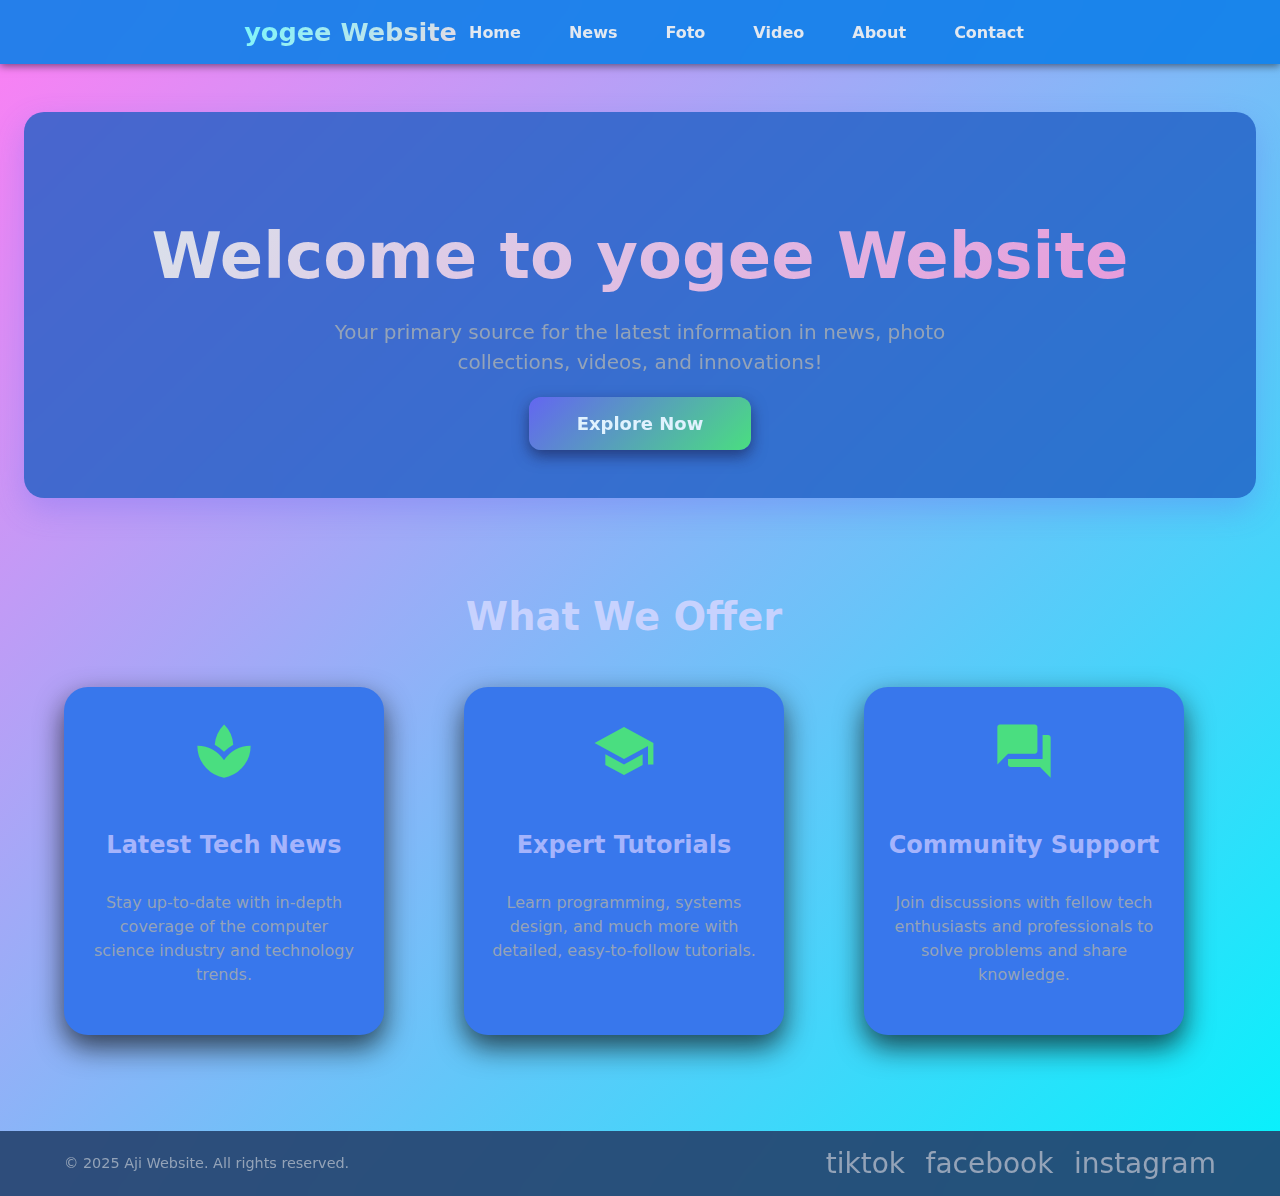
<file: index.html>
<!DOCTYPE html>
<html>
<head>
  <title>yogee website - Home</title>
  <link href="https://fonts.googleapis.com/icon?family=Material+Icons" rel="stylesheet" />
  <link rel="stylesheet" href="tugas 3.css" />
</head>
<body>
  <header role="banner" class="header">
    <div class="container header-container">
      <a href="tugas 3.html" class="brand" aria-label="Ima homepage">yogee Website</a>
      <nav role="navigation" aria-label="Primary navigation" class="nav">
        <a href="tugas 3.html" class="nav-link" tabindex="0">Home</a>
        <a href="news.html" class="nav-link" tabindex="0">News</a>
        <a href="latihan2 css (2459201103).html" class="nav-link" tabindex="0">Foto</a>
        <a href="tugas 2 css (2459201103).html" class="nav-link" tabindex="0">Video</a>
        <a href="tugas 1css (2459201103).html" class="nav-link" tabindex="0">About</a>
        <a href="contec.html" class="nav-link" tabindex="0">Contact</a>
      </nav>
    </div>
  </header>

  <main class="main-content">
    <section class="hero">
      <div class="container hero-content">
        <h1>Welcome to yogee Website</h1>
        <p>Your primary source for the latest information in news, photo collections, videos, and innovations!</p>
        <a href="#" class="btn-primary" role="button">Explore Now</a>
      </div>
    </section>

    <section class="features container">
      <h2 class="section-title">What We Offer</h2>
      <div class="features-grid">
        <article class="feature-card" tabindex="0">
          <span class="material-icons feature-icon" aria-hidden="true">newspaper</span>
          <h3>Latest Tech News</h3>
          <p>Stay up-to-date with in-depth coverage of the computer science industry and technology trends.</p>
        </article>

        <article class="feature-card" tabindex="0">
          <span class="material-icons feature-icon" aria-hidden="true">school</span>
          <h3>Expert Tutorials</h3>
          <p>Learn programming, systems design, and much more with detailed, easy-to-follow tutorials.</p>
        </article>

        <article class="feature-card" tabindex="0">
          <span class="material-icons feature-icon" aria-hidden="true">forum</span>
          <h3>Community Support</h3>
          <p>Join discussions with fellow tech enthusiasts and professionals to solve problems and share knowledge.</p>
        </article>
      </div>
    </section>
  </main>

  <footer class="footer" role="contentinfo">
    <div class="container footer-content">
      <p>&copy; 2025 Aji Website. All rights reserved.</p>
      <nav aria-label="social media">
        <a href="#" class="social-link" aria-label="Visit Ima Tiktok"><span class="material-icons-outlined">tiktok</span></a>
        <a href="#" class="social-link" aria-label="Visit Ima Facebook"><span class="material-icons-outlined">facebook</span></a>
        <a href="#" class="social-link" aria-label="Visit Ima Instagram"><span class="material-icons-outlined">instagram</span></a>
      </nav>
    </div>
  </footer>
</body>
</html>
</file>
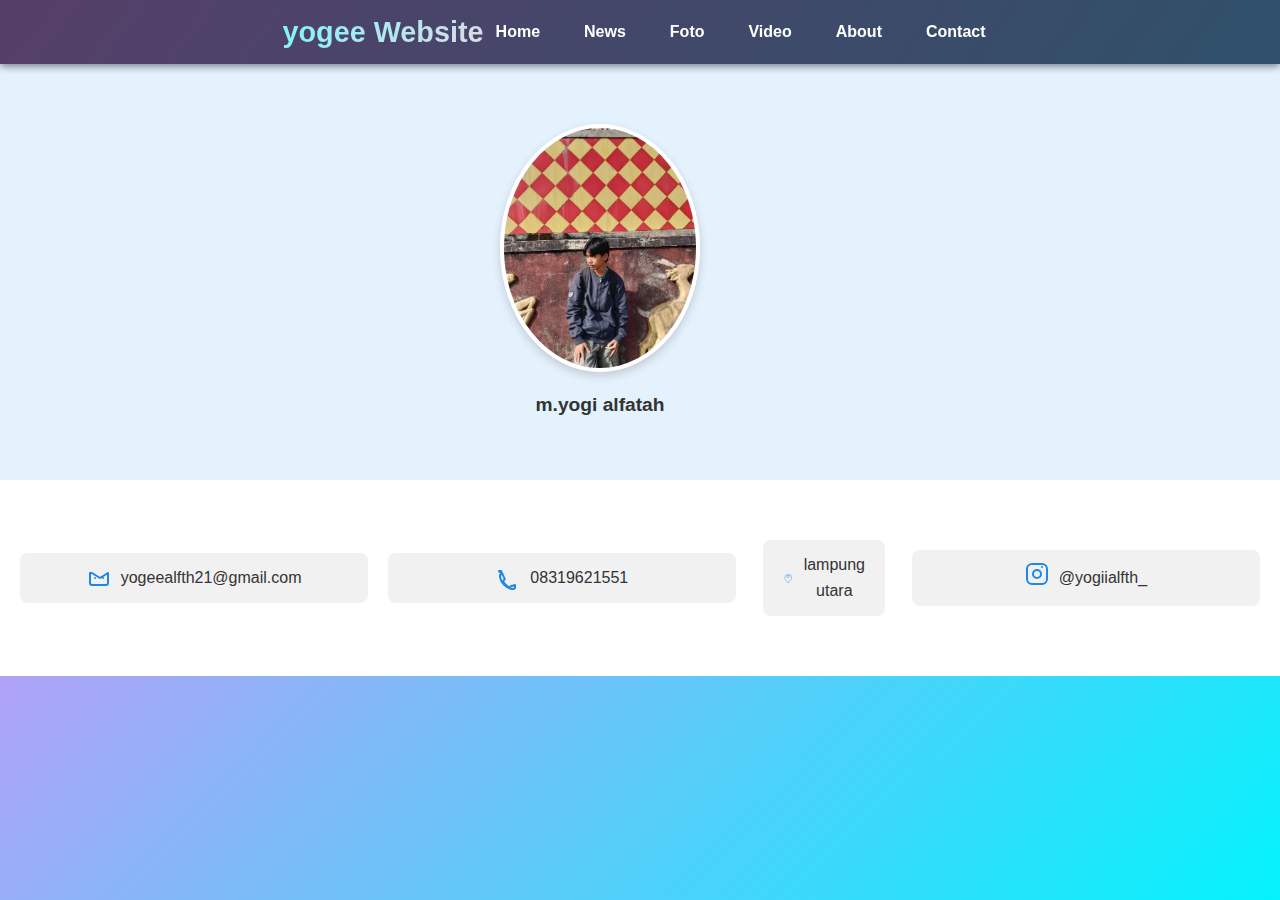
<file: contec.html>
<!DOCTYPE html>
<html lang="en">

<head>
    <meta charset="UTF-8">
    <meta name="viewport" content="width=device-width, initial-scale=1.0">
    <title>Document</title>
    <link href="https://fonts.googleapis.com/icon?family=Material+Icons" rel="stylesheet" />
    <link rel="stylesheet" href="tugas 3.css" />
    <link rel="stylesheet" href="contec.css" />
</head>

<body>
    <header role="banner" class="header">
        <div class="container header-container">
            <a href="tugas 3.html" class="brand" aria-label="Ima homepage">yogee Website</a>
            <nav role="navigation" aria-label="Primary navigation" class="nav">
                <a href="tugas 3.html" class="nav-link" tabindex="0">Home</a>
                <a href="news.html" class="nav-link" tabindex="0">News</a>
                <a href="latihan2 css (2459201103).html" class="nav-link" tabindex="0">Foto</a>
                <a href="tugas 2 css (2459201103).html" class="nav-link" tabindex="0">Video</a>
                <a href="tugas 1css (2459201103).html" class="nav-link" tabindex="0">About</a>
                <a href="contec.html" class="nav-link" tabindex="0">Contact</a>
            </nav>
        </div>
    </header>

    <section class="profile-photo" aria-label="Foto Profil">
        <div class="container" style="text-align: center; margin: 20px 0;">
            <img src="foto saya.jpeg" alt="Foto yogi alfatah"
                style="width: 200px; height: auto; border-radius: 50%; box-shadow: 0 4px 8px rgba(83, 44, 44, 0.2);">
            <p style="margin-top: 10px;">m.yogi alfatah</p>
        </div>
    </section>
    <section class="contact-info" aria-label="Contact Information">
        <div class="contact-item" title="Email Address">
            <svg xmlns="http://www.w3.org/2000/svg" fill="none" viewBox="0 0 24 24" stroke="currentColor"
                aria-hidden="true">
                <path stroke-linejoin="round" stroke-linecap="round" stroke-width="2"
                    d="M16 12h.01M8 12h.01M3 7v10a2 2 0 002 2h14a2 2 0 002-2V7l-8 5-8-5z" />
            </svg>
            <span>yogeealfth21@gmail.com</span>
        </div>
        <div class="contact-item" title="Phone Number">
            <svg xmlns="http://www.w3.org/2000/svg" fill="none" stroke="currentColor" viewBox="0 0 24 24"
                aria-hidden="true">
                <path stroke-linejoin="round" stroke-linecap="round" stroke-width="2"
                    d="M3 5h2l3.6 7.59a1 1 0 01-.26 1.11l-1.42 1.42a16.03 16.03 0 006.52 6.52l1.42-1.42a1 1 0 011.11-.26L19 19v2a2 2 0 01-2 2h-1a15 15 0 01-12-12v-1a2 2 0 012-2z" />
            </svg>
            <a href="https://wa.me/6283119621551" target="_blank" style="text-decoration: none; color: inherit;">
            <span>08319621551</span>
        </div>
        <div class="contact-item" title="Location">
            <svg xmlns="http://www.w3.org/2000/svg" fill="none" stroke="currentColor" viewBox="0 0 24 24"
                aria-hidden="true">
                <path stroke-linejoin="round" stroke-linecap="round" stroke-width="1"
                    d="M12 11c1.656 0 3-1.344 3-3s-1.344-3-3-3-3 1.344-3 3 1.344 3 3 3zM12 22s8-4.5 8-10A8 8 0 004 12c0 5.5 8 10 8 10z" />
            </svg>
            <span>lampung utara</span>
        </div>
        <div class="contact-item" title="Instagram">
  <svg xmlns="http://www.w3.org/2000/svg" fill="none" stroke="currentColor" viewBox="0 0 24 24" aria-hidden="true">
    <path stroke-linecap="round" stroke-linejoin="round" stroke-width="2" d="M7 2h10a5 5 0 015 5v10a5 5 0 01-5 5H7a5 5 0 01-5-5V7a5 5 0 015-5zm10 3h.01M12 8a4 4 0 100 8 4 4 0 000-8z"/>
  </svg>
  <a href="https://www.instagram.com/yogiialfth_?igsh=MW5jYmo2aDZoMm14Mw==" target="_blank" style="text-decoration: none; color: inherit;">
    @yogiialfth_
  </a>
</div>
    </section>
</body>

</html>
</file>
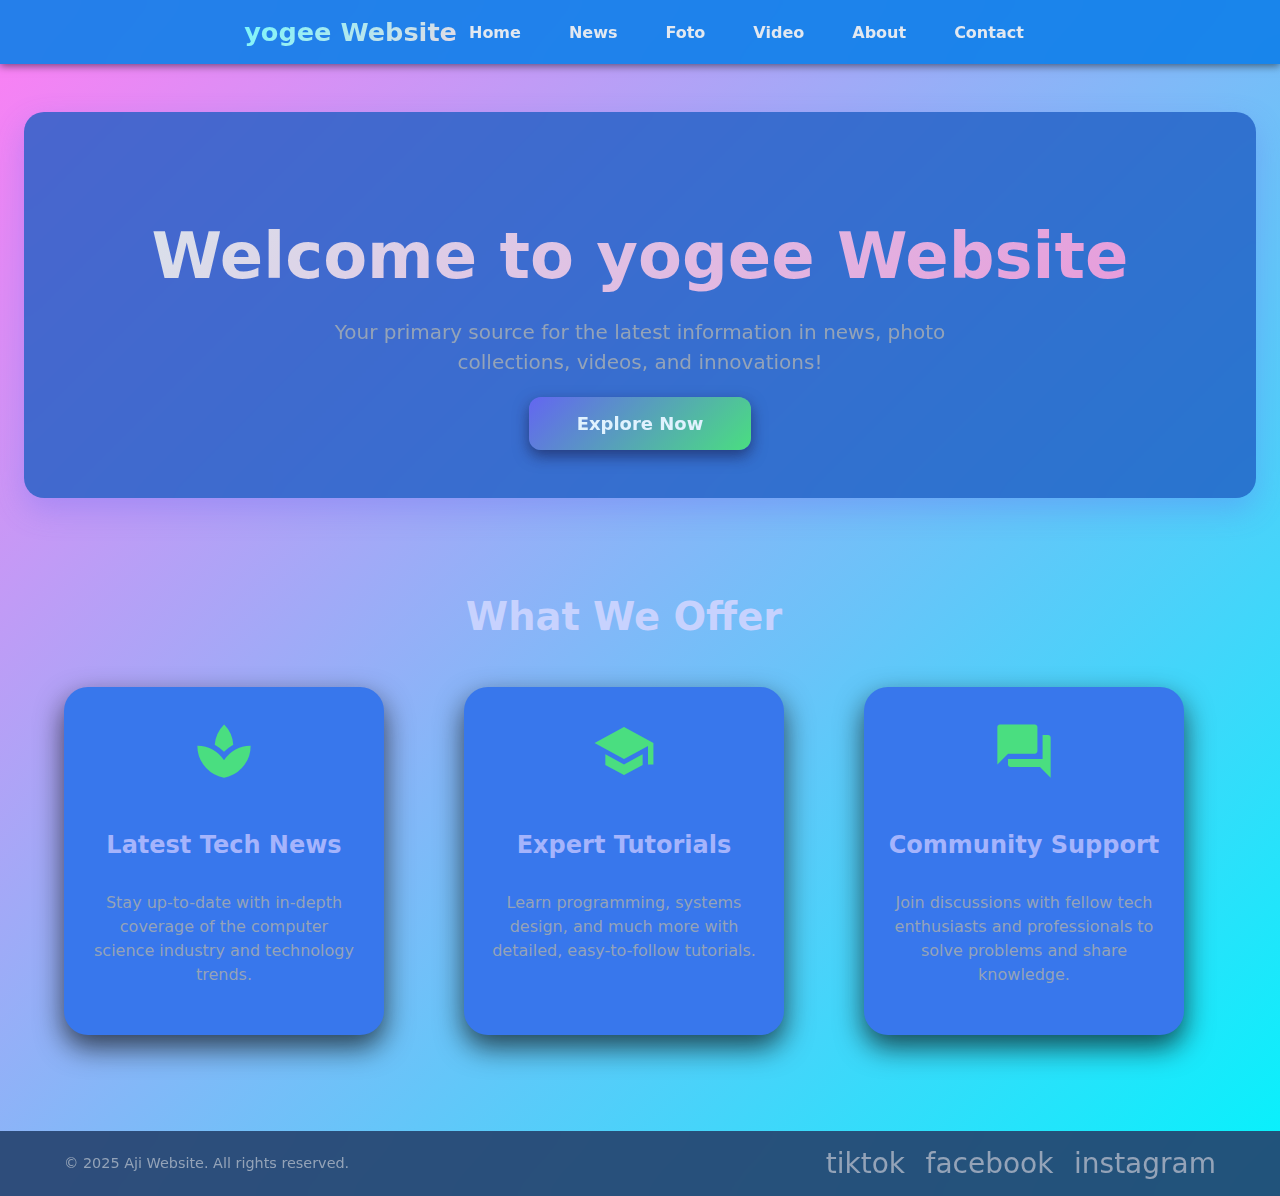
<file: index.html.html>
<!DOCTYPE html>
<html>
<head>
  <title>yogee Website - Home</title>
  <link href="https://fonts.googleapis.com/icon?family=Material+Icons" rel="stylesheet" />
  <link rel="stylesheet" href="tugas 3.css" />
</head>
<body>
  <header role="banner" class="header">
    <div class="container header-container">
      <a href="tugas 3.html" class="brand" aria-label="Ima homepage">yogee Website</a>
      <nav role="navigation" aria-label="Primary navigation" class="nav">
        <a href="tugas 3.html" class="nav-link" tabindex="0">Home</a>
        <a href="news.html" class="nav-link" tabindex="0">News</a>
        <a href="latihan2 css (2459201103).html" class="nav-link" tabindex="0">Foto</a>
        <a href="tugas 2 css (2459201103).html" class="nav-link" tabindex="0">Video</a>
        <a href="tugas 1css (2459201103).html" class="nav-link" tabindex="0">About</a>
        <a href="contec.html" class="nav-link" tabindex="0">Contact</a>
      </nav>
    </div>
  </header>

  <main class="main-content">
    <section class="hero">
      <div class="container hero-content">
        <h1>Welcome to yogee Website</h1>
        <p>Your primary source for the latest information in news, photo collections, videos, and innovations!</p>
        <a href="#" class="btn-primary" role="button">Explore Now</a>
      </div>
    </section>

    <section class="features container">
      <h2 class="section-title">What We Offer</h2>
      <div class="features-grid">
        <article class="feature-card" tabindex="0">
          <span class="material-icons feature-icon" aria-hidden="true">newspaper</span>
          <h3>Latest Tech News</h3>
          <p>Stay up-to-date with in-depth coverage of the computer science industry and technology trends.</p>
        </article>

        <article class="feature-card" tabindex="0">
          <span class="material-icons feature-icon" aria-hidden="true">school</span>
          <h3>Expert Tutorials</h3>
          <p>Learn programming, systems design, and much more with detailed, easy-to-follow tutorials.</p>
        </article>

        <article class="feature-card" tabindex="0">
          <span class="material-icons feature-icon" aria-hidden="true">forum</span>
          <h3>Community Support</h3>
          <p>Join discussions with fellow tech enthusiasts and professionals to solve problems and share knowledge.</p>
        </article>
      </div>
    </section>
  </main>

  <footer class="footer" role="contentinfo">
    <div class="container footer-content">
      <p>&copy; 2025 Aji Website. All rights reserved.</p>
      <nav aria-label="social media">
        <a href="#" class="social-link" aria-label="Visit Ima Tiktok"><span class="material-icons-outlined">tiktok</span></a>
        <a href="#" class="social-link" aria-label="Visit Ima Facebook"><span class="material-icons-outlined">facebook</span></a>
        <a href="#" class="social-link" aria-label="Visit Ima Instagram"><span class="material-icons-outlined">instagram</span></a>
      </nav>
    </div>
  </footer>
</body>
</html>
</file>
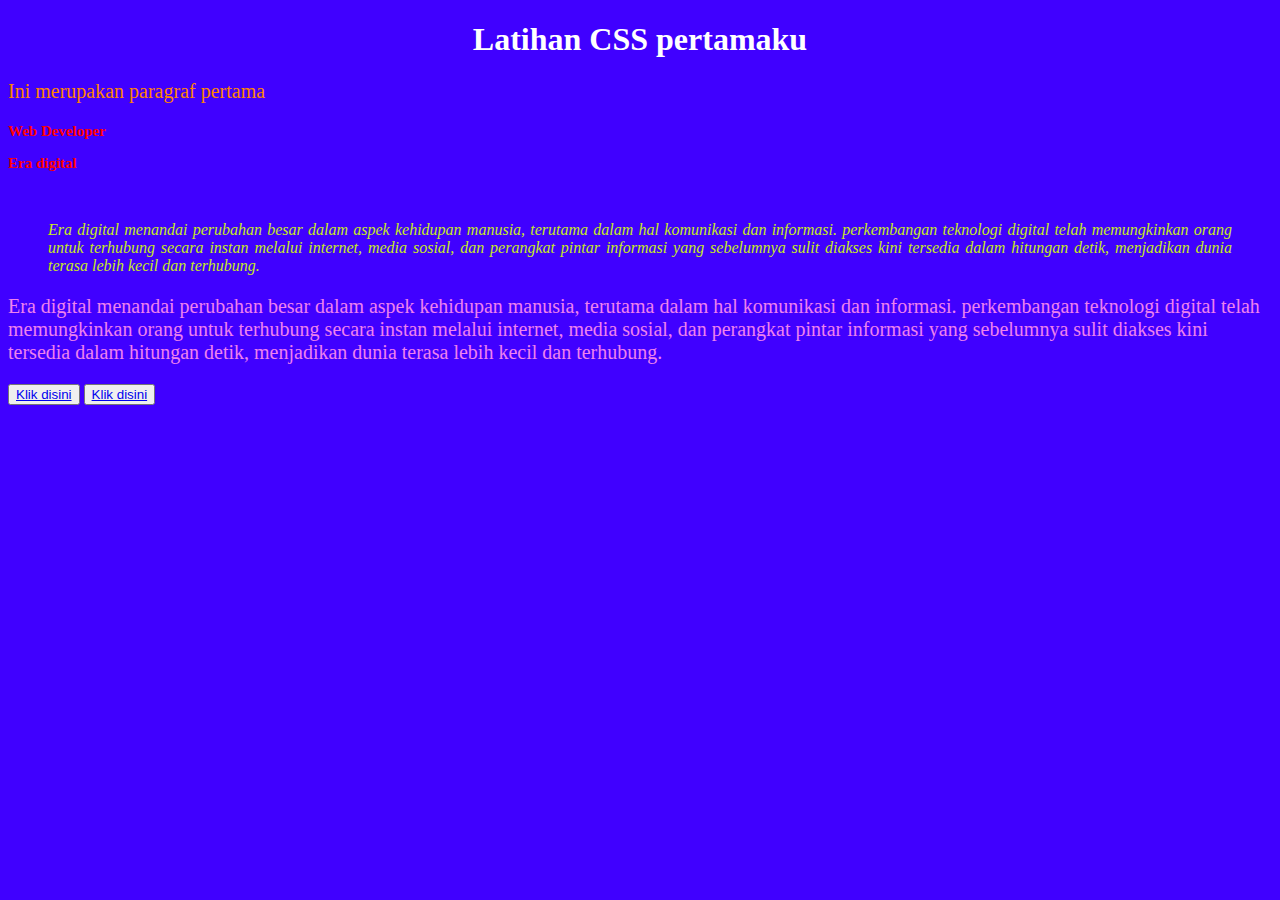
<file: latihan1css (2459201103).html>
<!DOCTYPE html>
<html>
    <head>
        <title>CSS</title>
        <link rel="stylesheet" href="style1.css">
    </head>
    <body>
        <h1>Latihan CSS pertamaku</h1>
        <p>Ini merupakan paragraf pertama</p>
        <h2>Web Developer</h2>
        <h3>Era digital</h3>
        <br>
        <blockquote>
            Era digital menandai perubahan besar dalam aspek kehidupan manusia, terutama dalam hal komunikasi dan informasi. 
            perkembangan teknologi digital telah memungkinkan orang untuk terhubung secara instan melalui 
            <span class="highlight">internet, media sosial, dan perangkat pintar 
            informasi yang sebelumnya sulit diakses kini tersedia dalam hitungan detik, menjadikan dunia terasa lebih kecil dan terhubung.
        </blockquote>

        <p id="p1">
            Era digital menandai perubahan besar dalam aspek kehidupan manusia, terutama dalam hal komunikasi dan informasi. 
            perkembangan teknologi digital telah memungkinkan orang untuk terhubung secara instan melalui 
            internet, media sosial, dan perangkat pintar 
            informasi yang sebelumnya sulit diakses kini tersedia dalam hitungan detik, menjadikan dunia terasa lebih kecil dan terhubung.
        </p>

        <button class="tombol1"><a href="http://siakad.umko.ac.id">Klik disini</a></button>
        <button class="tombol2"><a href="http://siakad.umko.ac.id">Klik disini</a></button>
    </body>
</html>
</file>
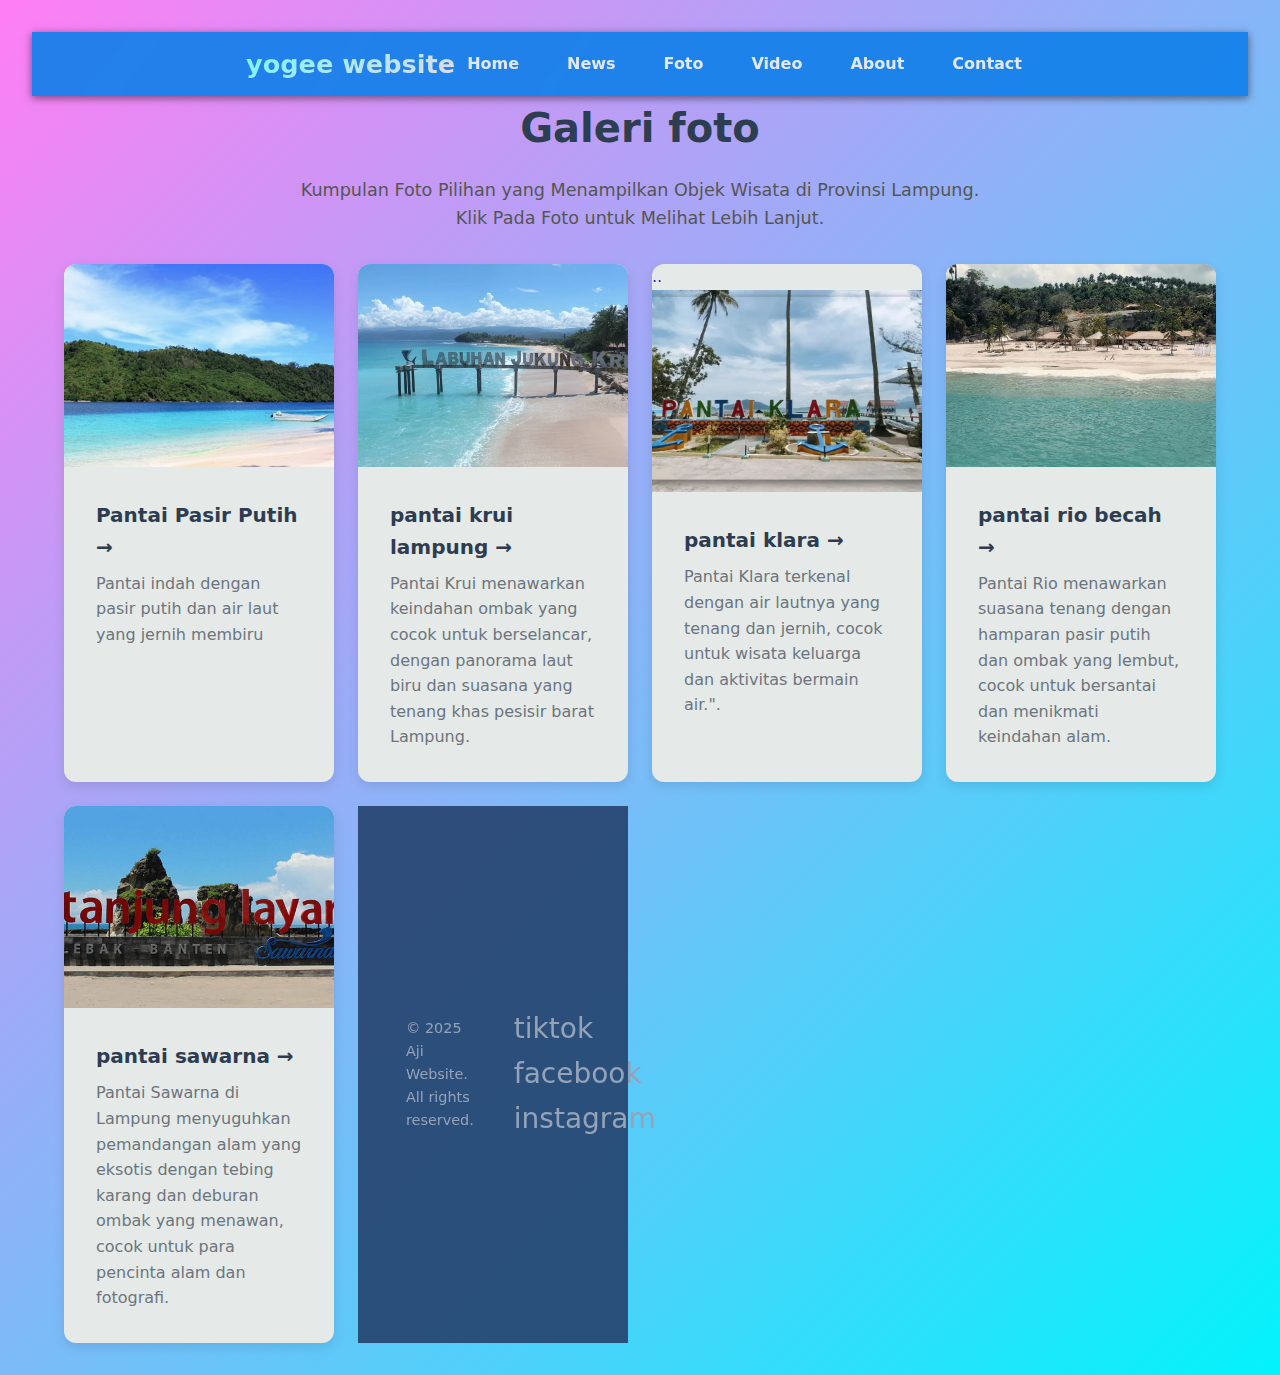
<file: latihan2 css (2459201103).html>
<!DOCTYPE html>
<html lang="en">
<head>
  <meta charset="UTF-8">
  <meta name="viewport" content="width=device-width, initial-scale=1.0">
  <title>Galeri Foto</title>
  <link rel="stylesheet" type="text/css" href="style2.css">
   <link href="https://fonts.googleapis.com/icon?family=Material+Icons" rel="stylesheet" />
  <link rel="stylesheet" href="tugas 3.css" />
</head>
<body>
  <header role="banner" class="header">
    <div class="container header-container">
      <a href="tugas 3.html" class="brand" aria-label="Ima homepage">yogee website</a>
      <nav role="navigation" aria-label="Primary navigation" class="nav">
        <a href="tugas 3.html" class="nav-link" tabindex="0">Home</a>
        <a href="news.html" class="nav-link" tabindex="0">News</a>
        <a href="latihan2 css (2459201103).html" class="nav-link" tabindex="0">Foto</a>
        <a href="tugas 2 css (2459201103).html" class="nav-link" tabindex="0">Video</a>
        <a href="tugas 1css (2459201103).html" class="nav-link" tabindex="0">About</a>
        <a href="contact.html" class="nav-link" tabindex="0">Contact</a>
      </nav>
    </div>
  </header>

<main class="container" role="main" aria-label="Galeri Foto">
  <h1>Galeri foto</h1>
  <p class="description">Kumpulan Foto Pilihan yang Menampilkan Objek Wisata di Provinsi Lampung. Klik Pada Foto untuk Melihat Lebih Lanjut.</p>

  <section class="gallery-grid">

    <article class="card" tabindex="0" aria-label="Pantai dengan Pasir Putih yang Jernih">
      <img src="pantai pasir putih.jpg" alt="Pasir Putih" loading="lazy">
      <div class="card-body">
        <h2 class="card-title">Pantai Pasir Putih <a href="https://radarlampung.disway.id/upload/7c9c0e914f3b40e42e581b557777f3c7">→</a></h2>
        <p class="card-desc">Pantai indah dengan pasir putih dan air laut yang jernih membiru</p>
      </div>
    </article>

    <article class="card" tabindex="0" aria-label="PANTAI KRUI Lampung">
      <img src="pantai krui lampung.jpg" alt="pantai krui lampung" loading="lazy">
      <div class="card-body">
        <h2 class="card-title">pantai krui lampung <a href="https://www.tripadvisor.co.id/Attraction_Review-g3138249-d3600214-Reviews-Pantai_Krui-Krui_Lampung_Sumatra.html">→</a></h2>
        <p class="card-desc">Pantai Krui menawarkan keindahan ombak yang cocok untuk berselancar, dengan panorama laut biru dan suasana yang tenang khas pesisir barat Lampung.</p>
      </div>
    </article>

    <article class="card" tabindex="0" aria-label="pantai klara lampung">..
      <img src="pantai klara lampung.jpg" alt="pantai klaraa" loading="lazy">
      <div class="card-body">
        <h2 class="card-title">pantai klara <a href="https://regional.kompas.com/read/2023/02/22/234545178/pantai-klara-lampung-daya-tarik-harga-tiket-dan-rute">→</a></h2>
        <p class="card-desc">Pantai Klara terkenal dengan air lautnya yang tenang dan jernih, cocok untuk wisata keluarga dan aktivitas bermain air.".</p>
      </div>
    </article>

    <article class="card" tabindex="0" aria-label="Pantai rio">
      <img src="pantai rio beach.jpg" alt="Pantai rio" loading="lazy">
      <div class="card-body">
        <h2 class="card-title">pantai rio becah <a href="https://www.detik.com/sumbagsel/wisata/d-7402960/pantai-rio-by-the-beach-wisata-baru-di-lampung-selatan-yang-mempesona">→</a></h2>
        <p class="card-desc">Pantai Rio menawarkan suasana tenang dengan hamparan pasir putih dan ombak yang lembut, cocok untuk bersantai dan menikmati keindahan alam.</p>
      </div>
    </article>

    <article class="card" tabindex="0" aria-label="pantai sawarna">
      <img src="pantai sawrna lampung.jpg" alt="pantai sawarna" loading="lazy">
      <div class="card-body">
        <h2 class="card-title">pantai sawarna <a href="https://www.detik.com/sumbagsel/wisata/d-7402960/pantai-rio-by-the-beach-wisata-baru-di-lampung-selatan-yang-mempesona">→</a></h2>
        <p class="card-desc">Pantai Sawarna di Lampung menyuguhkan pemandangan alam yang eksotis dengan tebing karang dan deburan ombak yang menawan, cocok untuk para pencinta alam dan fotografi.</p>
      </div>
    </article>
  <footer class="footer" role="contentinfo">
    <div class="container footer-content">
      <p>&copy; 2025 Aji Website. All rights reserved.</p>
      <nav aria-label="social media">
        <a href="#" class="social-link" aria-label="Visit Ima Tiktok"><span class="material-icons-outlined">tiktok</span></a>
        <a href="#" class="social-link" aria-label="Visit Ima Facebook"><span class="material-icons-outlined">facebook</span></a>
        <a href="#" class="social-link" aria-label="Visit Ima Instagram"><span class="material-icons-outlined">instagram</span></a>
      </nav>
    </div>
  
  </footer>


    
  </section>
</main>

</body>
</html>
</file>
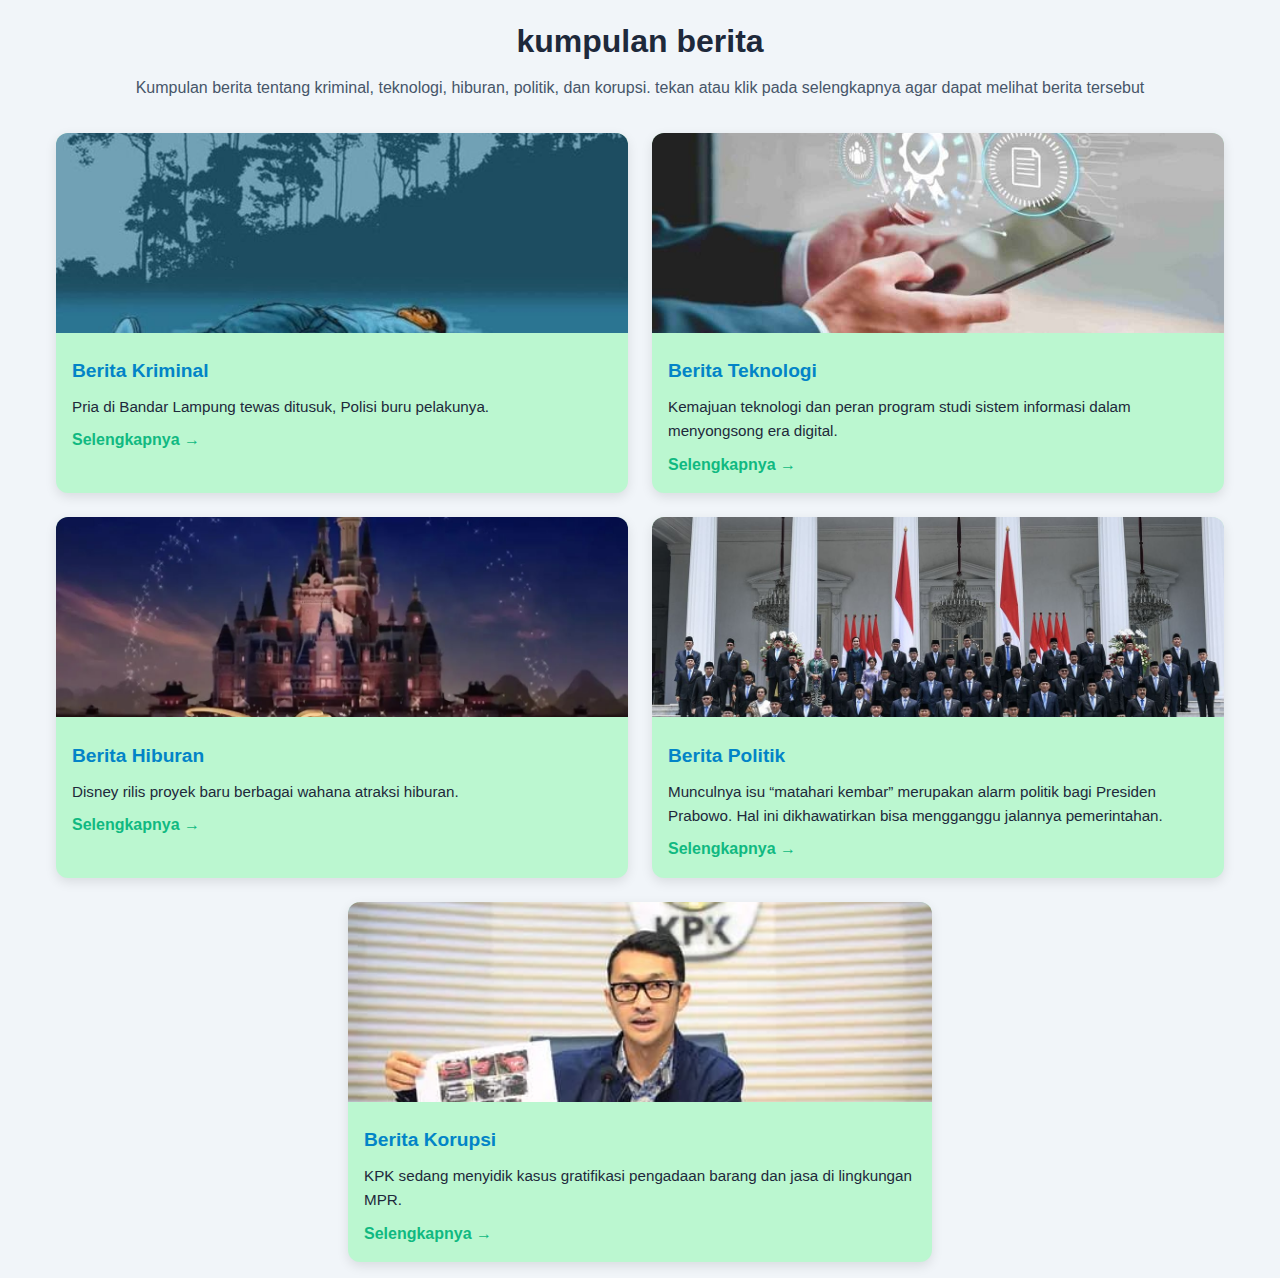
<file: news.html>
<!DOCTYPE html>
<html lang="en">

<head>
    <meta charset="UTF-8">
    <meta name="viewport" content="width=device-width, initial-scale=1.0">
    <title>Galeri Foto</title>
    <link rel="stylesheet" type="text/css" href="news.css">
</head>

<body>
    <main class="container" role="main" aria-label="kumpulan berita">
        <h1>kumpulan berita</h1>
        <p class="description">Kumpulan berita tentang kriminal, teknologi, hiburan, politik, dan korupsi. tekan atau
            klik pada selengkapnya agar dapat melihat berita tersebut</p>

        <section class="berita">

            <article class="card" tabindex="0" aria-label="Pria dibandar lampung tewas ditusuk, Polisi buru pelakunya">
                <img src="kriminal.jpg" alt="Berita Kriminal" loading="lazy">
                <div class="card-body">
                    <h2 class="card-title">Berita Kriminal</h2>
                    <p class="card-desc">Pria di Bandar Lampung tewas ditusuk, Polisi buru pelakunya.</p>
                    <p><a
                            href="https://www.detik.com/sumbagsel/hukum-dan-kriminal/d-7756572/pria-di-bandar-lampung-tewas-ditusuk-polisi-buru-pelakunya">Selengkapnya
                            →</a></p>
                </div>
            </article>

            <article class="card" tabindex="0" aria-label="teknologi">
                <img src="Berita Teknologi.jpg" alt="Berita Tentang Teknologi" loading="lazy">
                <div class="card-body">
                    <h2 class="card-title">Berita Teknologi</h2>
                    <p class="card-desc">Kemajuan teknologi dan peran program studi sistem informasi dalam menyongsong
                        era digital.</p>
                    <p><a href="https://news.bsi.ac.id/berita/kemajuan-teknologi-dan-peran-sistem-informasi/">Selengkapnya
                            →</a></p>
                </div>
            </article>

            <article class="card" tabindex="0" aria-label="berita hiburan hari ini">
                <img src="berita hiburan.jpg" alt="berita hiburan hari ini" loading="lazy">
                <div class="card-body">
                    <h2 class="card-title">Berita Hiburan</h2>
                    <p class="card-desc">Disney rilis proyek baru berbagai wahana atraksi hiburan.</p>
                    <p><a
                            href="https://jogja.antaranews.com/berita/709959/disney-rilis-proyek-baru-berbagai-wahana-atraksi-hiburan">Selengkapnya
                            →</a></p>
                </div>
            </article>

            <article class="card" tabindex="0" aria-label="isu matahari kembar alarm politik bagi prabowo">
                <img src="matahari kembar.jpg" alt="kemunculan matahari kembar" loading="lazy">
                <div class="card-body">
                    <h2 class="card-title">Berita Politik</h2>
                    <p class="card-desc">Munculnya isu “matahari kembar” merupakan alarm politik bagi Presiden Prabowo.
                        Hal ini dikhawatirkan bisa mengganggu jalannya pemerintahan.</p>
                    <p><a
                            href="https://nasional.kompas.com/read/2025/04/17/14030061/isu-matahari-kembar-alarm-politik-bagi-prabowo-segera-perbaiki-protokol">Selengkapnya
                            →</a></p>
                </div>
            </article>

            <article class="card" tabindex="0" aria-label="gratifikasi tembus rp 17 miliar">
                <img src="berita korupsi.jpg" alt="berita korupsi" loading="lazy">
                <div class="card-body">
                    <h2 class="card-title">Berita Korupsi</h2>
                    <p class="card-desc">KPK sedang menyidik kasus gratifikasi pengadaan barang dan jasa di lingkungan
                        MPR.</p>
                    <p><a
                            href="https://www.beritasatu.com/nasional/2898758/gratifikasi-tembus-rp-17-m-ini-4-fakta-terbaru-kasus-korupsi-di-mpr">Selengkapnya
                            →</a></p>
                </div>
            </article>

        </section>
    </main>
</body>

</html>
</file>
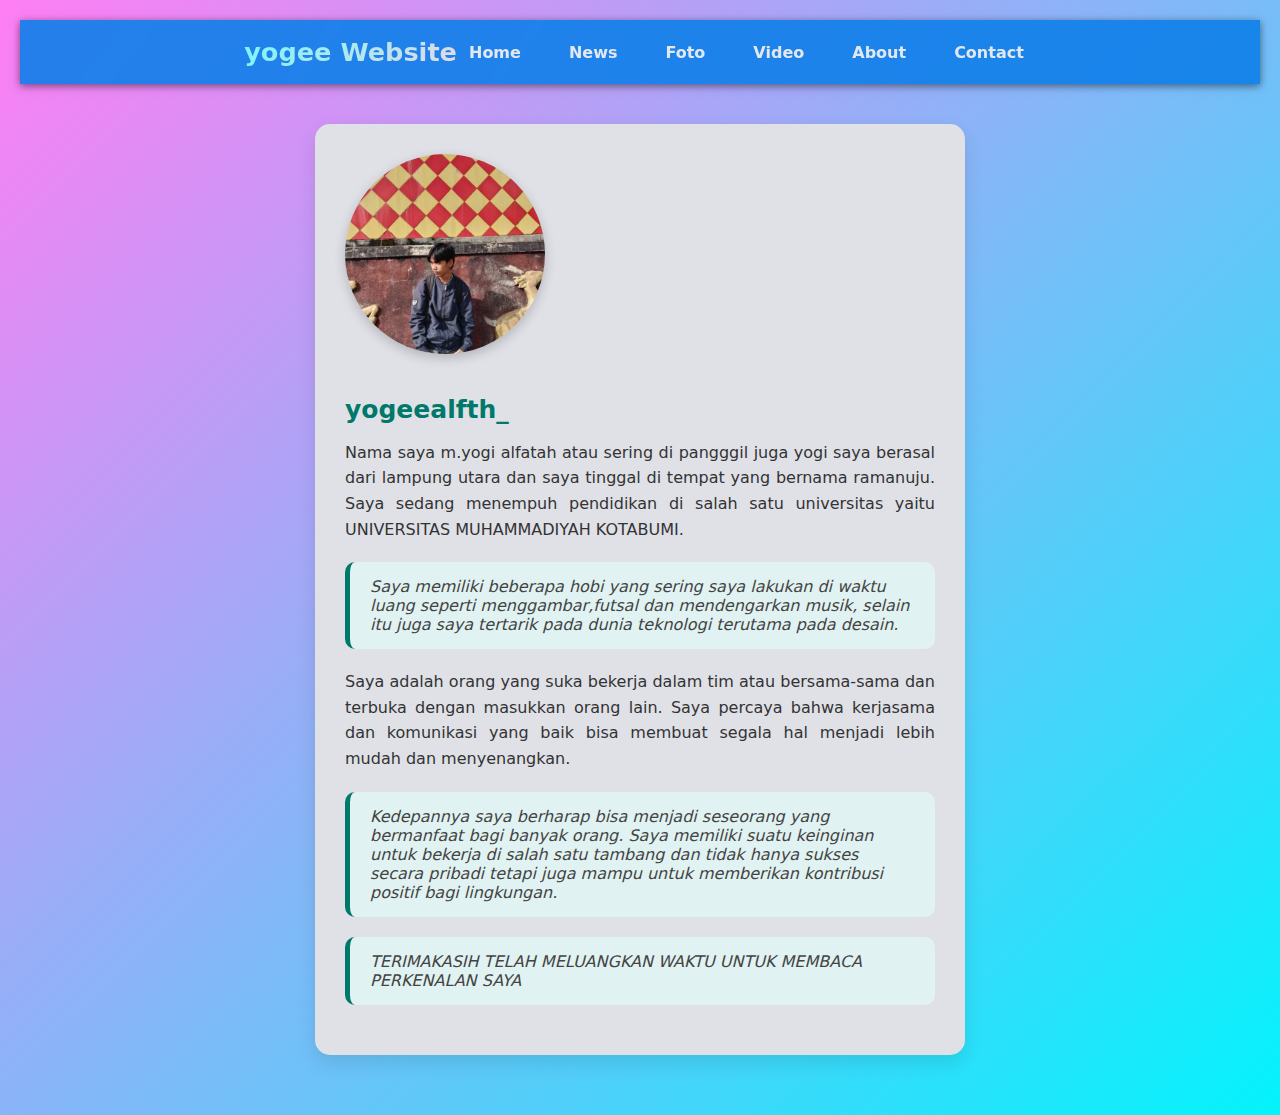
<file: tugas 1css (2459201103).html>
<!DOCTYPE html>
<html>
    <head>
        <title>PROFILE SAYA</title>
        <link rel="stylesheet" href="style12.css">
         <link href="https://fonts.googleapis.com/icon?family=Material+Icons" rel="stylesheet" />
  <link rel="stylesheet" href="tugas 3.css" />
    </head>
    <body>
        <header role="banner" class="header">
    <div class="container header-container">
      <a href="tugas 3.html" class="brand" aria-label="Ima homepage">yogee Website</a>
      <nav role="navigation" aria-label="Primary navigation" class="nav">
        <a href="tugas 3.html" class="nav-link" tabindex="0">Home</a>
        <a href="news.html" class="nav-link" tabindex="0">News</a>
        <a href="latihan2 css (2459201103).html" class="nav-link" tabindex="0">Foto</a>
        <a href="tugas 2 css (2459201103).html" class="nav-link" tabindex="0">Video</a>
        <a href="tugas 1css (2459201103).html" class="nav-link" tabindex="0">About</a>
        <a href="contec.html" class="nav-link" tabindex="0">Contact</a>
      </nav>
    </div>
  </header>
        
        <div class="profile saya">
            <img src="foto saya.jpeg" alt="fto saya">
            <h1>yogeealfth_</h1>
            <p>
                Nama saya m.yogi alfatah atau sering di pangggil juga yogi saya berasal dari lampung utara dan saya tinggal di tempat yang bernama ramanuju. Saya sedang menempuh pendidikan di salah satu universitas yaitu UNIVERSITAS MUHAMMADIYAH KOTABUMI.
            </p>
            <blockquote>
                Saya memiliki beberapa hobi yang sering saya lakukan di waktu luang seperti menggambar,futsal dan mendengarkan musik, selain itu juga saya tertarik pada dunia teknologi terutama pada desain.
            </blockquote>
            <p>
                Saya adalah orang yang suka bekerja dalam tim atau bersama-sama dan terbuka dengan masukkan orang lain. Saya percaya bahwa kerjasama dan komunikasi yang baik bisa membuat segala hal menjadi lebih mudah dan menyenangkan.
            </p>
            <blockquote>
                Kedepannya saya berharap bisa menjadi seseorang yang bermanfaat bagi banyak orang. Saya memiliki suatu keinginan untuk bekerja di salah satu tambang dan tidak hanya sukses secara pribadi tetapi juga mampu untuk memberikan kontribusi positif bagi lingkungan.
            </blockquote>
             <blockquote>TERIMAKASIH TELAH MELUANGKAN WAKTU UNTUK MEMBACA PERKENALAN SAYA</blockquote>
        </div>
    </body>
</html>
</file>
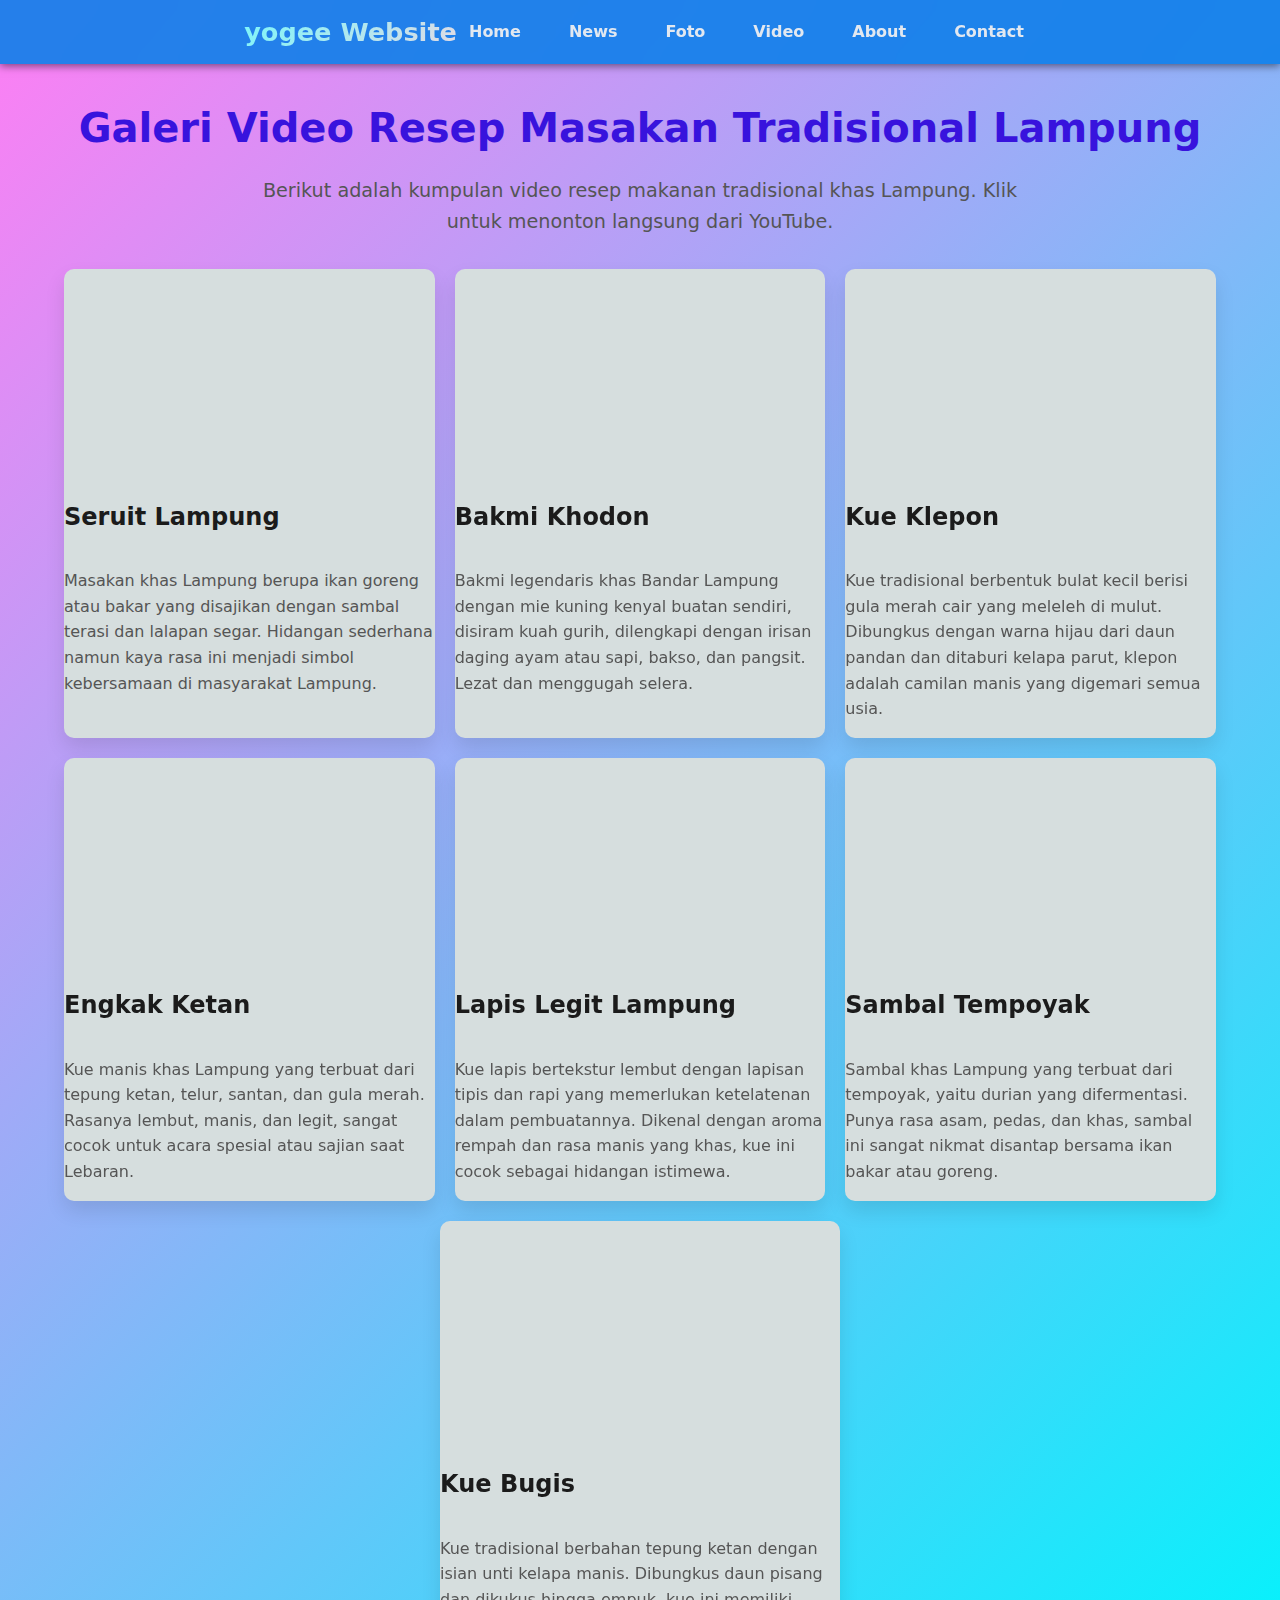
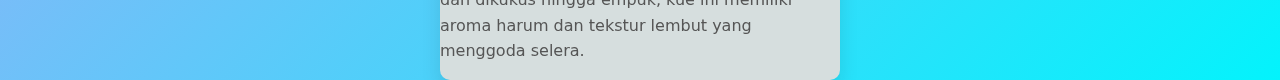
<file: tugas 2 css (2459201103).html>
<!DOCTYPE html>
<html>
<head>
  <title>Galeri Video Resep Masakan Tradisional</title>
  <link rel="stylesheet" href="style13.css">
   <link href="https://fonts.googleapis.com/icon?family=Material+Icons" rel="stylesheet" />
  <link rel="stylesheet" href="tugas 3.css" />
</head>
<body>
  <header role="banner" class="header">
    <div class="container header-container">
      <a href="tugas 3.html" class="brand" aria-label="Ima homepage">yogee Website</a>
      <nav role="navigation" aria-label="Primary navigation" class="nav">
        <a href="tugas 3.html" class="nav-link" tabindex="0">Home</a>
        <a href="news.html" class="nav-link" tabindex="0">News</a>
        <a href="latihan2 css (2459201103).html" class="nav-link" tabindex="0">Foto</a>
        <a href="tugas 2 css (2459201103).html" class="nav-link" tabindex="0">Video</a>
        <a href="tugas 1css (2459201103).html" class="nav-link" tabindex="0">About</a>
        <a href="contec.html" class="nav-link" tabindex="0">Contact</a>
      </nav>
    </div>
  </header>
  <main class="container" role="main" aria-label="Galeri Video">
    <h1>Galeri Video Resep Masakan Tradisional Lampung</h1>
    <p class="description">Berikut adalah kumpulan video resep makanan tradisional khas Lampung. Klik untuk menonton langsung dari YouTube.</p>

    <section class="gallery-grid">

      <article class="card">
        <iframe src="https://www.youtube.com/embed/KAX09xvXsrY" title="Seruit Lampung" allowfullscreen></iframe>
        <h2 class="card-title">Seruit Lampung</h2>
        <p class="card-desc">Masakan khas Lampung berupa ikan goreng atau bakar yang disajikan dengan sambal terasi dan lalapan segar. Hidangan sederhana namun kaya rasa ini menjadi simbol kebersamaan di masyarakat Lampung.</p>
      </article>

      <article class="card">
        <iframe src="https://www.youtube.com/embed/KFMUI9F56rA" title="Bakmi Khodon" allowfullscreen></iframe>
        <h2 class="card-title">Bakmi Khodon</h2>
        <p class="card-desc">Bakmi legendaris khas Bandar Lampung dengan mie kuning kenyal buatan sendiri, disiram kuah gurih, dilengkapi dengan irisan daging ayam atau sapi, bakso, dan pangsit. Lezat dan menggugah selera.</p>
      </article>

      <article class="card">
        <iframe src="https://www.youtube.com/embed/IBmpksUOywg" title="Kue Klepon" allowfullscreen></iframe>
        <h2 class="card-title">Kue Klepon</h2>
        <p class="card-desc">Kue tradisional berbentuk bulat kecil berisi gula merah cair yang meleleh di mulut. Dibungkus dengan warna hijau dari daun pandan dan ditaburi kelapa parut, klepon adalah camilan manis yang digemari semua usia.</p>
      </article>

      <article class="card">
        <iframe src="https://www.youtube.com/embed/5dTry99DtDU" title="Engkak Ketan" allowfullscreen></iframe>
        <h2 class="card-title">Engkak Ketan</h2>
        <p class="card-desc">Kue manis khas Lampung yang terbuat dari tepung ketan, telur, santan, dan gula merah. Rasanya lembut, manis, dan legit, sangat cocok untuk acara spesial atau sajian saat Lebaran.</p>
      </article>

      <article class="card">
        <iframe src="https://www.youtube.com/embed/NsmbMSmNoEM" title="Lapis Legit Lampung" allowfullscreen></iframe>
        <h2 class="card-title">Lapis Legit Lampung</h2>
        <p class="card-desc">Kue lapis bertekstur lembut dengan lapisan tipis dan rapi yang memerlukan ketelatenan dalam pembuatannya. Dikenal dengan aroma rempah dan rasa manis yang khas, kue ini cocok sebagai hidangan istimewa.</p>
      </article>

      <article class="card">
        <iframe src="https://www.youtube.com/embed/Go5pGy7nwLw" title="Sambal Tempoyak Lampung" allowfullscreen></iframe>
        <h2 class="card-title">Sambal Tempoyak</h2>
        <p class="card-desc">Sambal khas Lampung yang terbuat dari tempoyak, yaitu durian yang difermentasi. Punya rasa asam, pedas, dan khas, sambal ini sangat nikmat disantap bersama ikan bakar atau goreng.</p>
      </article>

      <article class="card">
        <iframe src="https://www.youtube.com/embed/Cfe3CgWVCco" title="Kue Bugis" allowfullscreen></iframe>
        <h2 class="card-title">Kue Bugis</h2>
        <p class="card-desc">Kue tradisional berbahan tepung ketan dengan isian unti kelapa manis. Dibungkus daun pisang dan dikukus hingga empuk, kue ini memiliki aroma harum dan tekstur lembut yang menggoda selera.</p>
      </article>

    </section>
  </main>
</body>
</html>
</file>
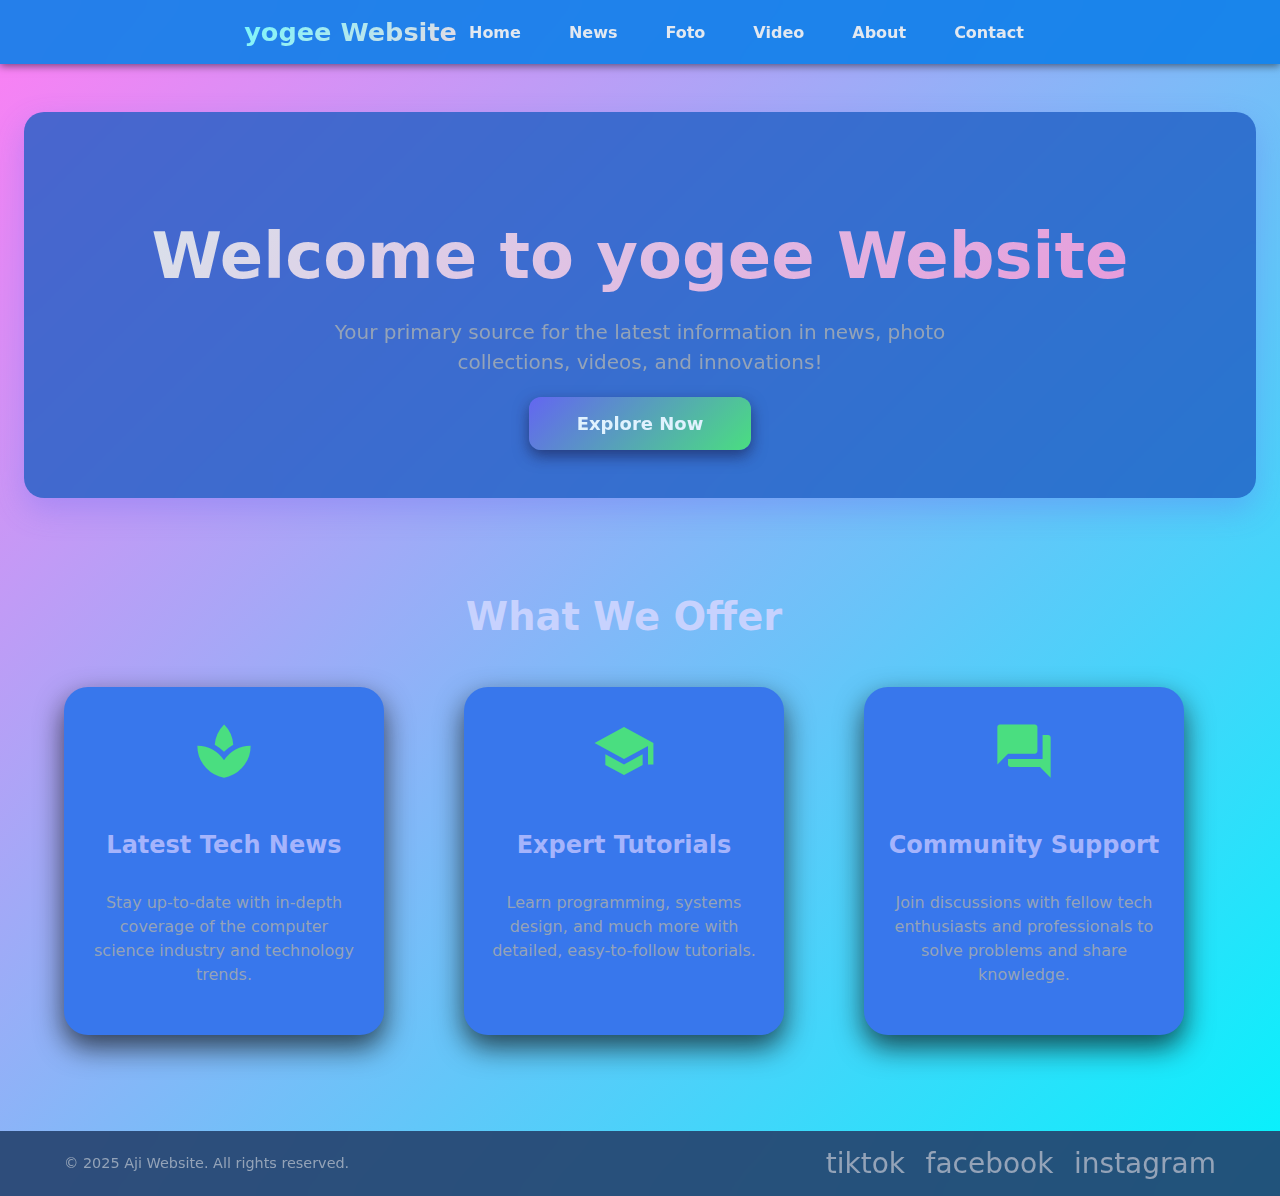
<file: tugas 3.html>
<!DOCTYPE html>
<html>
<head>
  <title>AJI Website - Home</title>
  <link href="https://fonts.googleapis.com/icon?family=Material+Icons" rel="stylesheet" />
  <link rel="stylesheet" href="tugas 3.css" />
</head>
<body>
  <header role="banner" class="header">
    <div class="container header-container">
      <a href="tugas 3.html" class="brand" aria-label="Ima homepage">yogee Website</a>
      <nav role="navigation" aria-label="Primary navigation" class="nav">
        <a href="tugas 3.html" class="nav-link" tabindex="0">Home</a>
        <a href="news.html" class="nav-link" tabindex="0">News</a>
        <a href="latihan2 css (2459201103).html" class="nav-link" tabindex="0">Foto</a>
        <a href="tugas 2 css (2459201103).html" class="nav-link" tabindex="0">Video</a>
        <a href="tugas 1css (2459201103).html" class="nav-link" tabindex="0">About</a>
        <a href="contec.html" class="nav-link" tabindex="0">Contact</a>
      </nav>
    </div>
  </header>

  <main class="main-content">
    <section class="hero">
      <div class="container hero-content">
        <h1>Welcome to yogee Website</h1>
        <p>Your primary source for the latest information in news, photo collections, videos, and innovations!</p>
        <a href="#" class="btn-primary" role="button">Explore Now</a>
      </div>
    </section>

    <section class="features container">
      <h2 class="section-title">What We Offer</h2>
      <div class="features-grid">
        <article class="feature-card" tabindex="0">
          <span class="material-icons feature-icon" aria-hidden="true">newspaper</span>
          <h3>Latest Tech News</h3>
          <p>Stay up-to-date with in-depth coverage of the computer science industry and technology trends.</p>
        </article>

        <article class="feature-card" tabindex="0">
          <span class="material-icons feature-icon" aria-hidden="true">school</span>
          <h3>Expert Tutorials</h3>
          <p>Learn programming, systems design, and much more with detailed, easy-to-follow tutorials.</p>
        </article>

        <article class="feature-card" tabindex="0">
          <span class="material-icons feature-icon" aria-hidden="true">forum</span>
          <h3>Community Support</h3>
          <p>Join discussions with fellow tech enthusiasts and professionals to solve problems and share knowledge.</p>
        </article>
      </div>
    </section>
  </main>

  <footer class="footer" role="contentinfo">
    <div class="container footer-content">
      <p>&copy; 2025 Aji Website. All rights reserved.</p>
      <nav aria-label="social media">
        <a href="#" class="social-link" aria-label="Visit Ima Tiktok"><span class="material-icons-outlined">tiktok</span></a>
        <a href="#" class="social-link" aria-label="Visit Ima Facebook"><span class="material-icons-outlined">facebook</span></a>
        <a href="#" class="social-link" aria-label="Visit Ima Instagram"><span class="material-icons-outlined">instagram</span></a>
      </nav>
    </div>
  </footer>
</body>
</html>
</file>
<file: style1.css>
body {
    background-color: rgb(64, 0, 255);
}

h1 {
    color: white;
    text-align: center;
}

p {
    font-family: verdana;
    font-size: 20px;
    color: rgb(255, 132, 0);
}

#p1 {
    font-family: Calibri;
    color: violet;
}

h2, h3 {
    font-family: cambria;
    font-size: 15px;
    color: red;
}

blockquote {
    font-family: Georgia;
    color: rgb(199, 234, 28);
    font-style: italic;
    text-align: justify;
}
.header {
  position: sticky;
  top: 0;
  height: 64px;
  backdrop-filter: blur(16px);
  background: rgba(30, 41, 59, 0.75);
  box-shadow: 0 2px 8px rgba(0, 0, 0, 0.5);
  display: flex;
  align-items: center;
  z-index: 1000;
}

.header-container {
  display: flex;
  justify-content: space-between;
  align-items: center;
}
</file>
<file: style2.css>
* {
  box-sizing: border-box;
  margin: 0;
  padding: 0;
}

body {
  font-family: 'Segoe UI', Tahoma, Geneva, Verdana, sans-serif;
  background: #0e6fd0;
  color: #705cb9;
  line-height: 1.6;
  padding: 2rem;
}

h1 {
  text-align: center;
  font-size: 2.5rem;
  color: #2c3e50;
  margin-bottom: 1rem;
}

.description {
  max-width: 700px;
  margin: 0 auto 2rem auto;
  font-size: 1.1rem;
  text-align: center;
  color: #555;
}

.gallery-grid {
  display: grid;
  grid-template-columns: repeat(auto-fit, minmax(250px, 1fr));
  gap: 1.5rem;
}

.card {
  background: #e5e9e8;
  border-radius: 0.75rem;
  box-shadow: 0 4px 12px rgba(0, 0, 0, 0.1);
  overflow: hidden;
  transition: transform 0.3s ease, box-shadow 0.3s ease;
  cursor: pointer;
  display: flex;
  flex-direction: column;
}

.card:hover {
  transform: translateY(-5px);
  box-shadow: 0 10px 25px rgba(0, 0, 0, 0.15);
}

.card img {
  width: 100%;
  aspect-ratio: 4 / 3;
  object-fit: cover;
  transition: transform 0.3s ease;
}

.card:hover img {
  transform: scale(1.05);
}

.card-body {
  padding: 2rem;
  display: flex;
  flex-direction: column;
  justify-content: center;
}

.card-title {
  font-size: 1.25rem;
  font-weight: 700;
  margin-bottom: 0.5rem;
  color: #2e3c50;
}

.card-desc {
  font-size: 0,7rem;
  color: #6c757d;
}

@media (max-width: 480px) {
  h1 {
    font-size: 0,7rem;
  }
  .description {
    font-size: 1rem;
  }
}
.header {
  position: sticky;
  top: 0;
  height: 64px;
  backdrop-filter: blur(16px);
  background: rgba(30, 41, 59, 0.75);
  box-shadow: 0 2px 8px rgba(0, 0, 0, 0.5);
  display: flex;
  align-items: center;
  z-index: 1000;
}

.header-container {
  display: flex;
  justify-content: space-between;
  align-items: center;
}
</file>
<file: news.css>
*,
*::before,
*::after {
  box-sizing: border-box;
  margin: 0;
  padding: 0;
}


body {
  font-family: 'Segoe UI', Tahoma, Geneva, Verdana, sans-serif;
  background: #f1f5f9;
  color: #1e293b;
  line-height: 1.6;
}


.container {
  max-width: 1200px;
  margin: auto;
  padding: 1rem;
}


main h1 {
  font-size: 2rem;
  margin-bottom: 0.5rem;
  text-align: center;
}

.description {
  font-size: 1rem;
  margin-bottom: 2rem;
  color: #475569;
  text-align: center;
}


.berita {
  display: grid;
  grid-template-columns: repeat(2, 1fr);
  gap: 1.5rem;
  justify-content: center;
}


.berita > .card:only-child,
.berita > .card:nth-last-child(1):nth-child(odd) {
  grid-column: 1 / -1;
  justify-self: center;
  width: 50%;
}

/* Card Style */
.card {
  background: #bbf7d0;
  border-radius: 12px;
  overflow: hidden;
  box-shadow: 0 4px 12px rgba(0, 0, 0, 0.1);
  transition: transform 0.3s ease;
}

.card:hover {
  transform: translateY(-5px);
}

.card img {
  width: 100%;
  height: 200px;
  object-fit: cover;
}

.card-body {
  padding: 1rem;
}

.card-title {
  font-size: 1.2rem;
  margin-bottom: 0.5rem;
  color: #0284c7;
  font-weight: bold;
  text-transform: capitalize;
}

.card-desc {
  font-size: 0.95rem;
  color: #1e293b;
  margin-bottom: 0.5rem;
}

.card-body a {
  text-decoration: none;
  color: #10b981;
  font-weight: bold;
}

.card-body a:hover {
  text-decoration: underline;
}

/* Responsive */
@media (max-width: 768px) {
  .berita {
    grid-template-columns: 1fr;
  }

  .berita > .card:only-child,
  .berita > .card:nth-last-child(1):nth-child(odd) {
    width: 100%;
  }

  .card img {
    height: 180px;
  }
}
</file>
<file: style12.css>
body {
    font-family: 'Segoe UI', Tahoma, Geneva, Verdana, sans-serif;
    background: linear-gradient(to right, #62c5d2, #ffffff);
    margin: 0;
    padding: 20px;
}

.profile.saya {
    max-width: 650px;
    margin: 40px auto;
    background-color: #dfe1e7;
    border-radius: 15px;
    padding: 30px;
    box-shadow: 0 8px 20px rgba(0, 0, 0, 0.1);
    transition: transform 0.3s ease;
    cursor: pointer;
}

.profile.saya:hover {
    transform: scale(1.02);
    box-shadow: 0 12px 25px rgba(0, 0, 0, 0.2);
}

.profile.saya img {
    width: 200px;
    height: 200px;
    object-fit: cover;
    border-radius: 50%;
    margin-bottom: 20px;
    box-shadow: 0 4px 12px rgba(0, 0, 0, 0.2);
    transition: transform 0.3s;
}

.profile.saya img:hover {
    transform: scale(1.05) rotate(2deg);
}

.profile.saya h1 {
    font-size: 25px;
    color: #00796b;
    margin-bottom: 15px;
    transition: color 0.3s;
}

.profile.saya h1:hover {
    color: #004d40;
}

.profile.saya p {
    font-size: 16px;
    color: #333;
    line-height: 1.6;
    text-align: justify;
    margin-bottom: 15px;
}

.profile.saya blockquote {
    background-color: #e0f2f1;
    border-left: 5px solid #00796b;
    padding: 15px 20px;
    font-style: italic;
    margin: 20px 0;
    border-radius: 10px;
    color: #444;
    transition: background-color 0.3s, color 0.3s;
}

.profile.saya blockquote:hover {
    background-color: #b2dfdb;
    color: #1b5e20;
}
.header {
  position: sticky;
  top: 0;
  height: 64px;
  backdrop-filter: blur(16px);
  background: rgba(30, 41, 59, 0.75);
  box-shadow: 0 2px 8px rgba(0, 0, 0, 0.5);
  display: flex;
  align-items: center;
  z-index: 1000;
}

.header-container {
  display: flex;
  justify-content: space-between;
  align-items: center;
}
</file>
<file: style13.css>
*,
*::before,
*::after {
  box-sizing: border-box;
}

body {
  margin: 0;
  font-family: 'Trebuchet MS', 'Lucida Sans Unicode', 'Lucida Grande',
    'Lucida Sans', Arial, sans-serif;
  background-color: #d442d4;
  color: #333;
  line-height: 1.6;
  scroll-behavior: smooth;
  text-size-adjust: 100%;
}

.container {
  max-width: 1200px;
  padding: 0 1.5rem;
  margin: auto;
}

h1 {
  font-weight: 600;
  font-size: 2.5rem;
  margin-top: 2rem;
  margin-bottom: 1rem;
  text-align: center;
}

.description {
  max-width: 800px;
  margin: 0 auto 2rem auto;
  color: #555;
  font-size: 1.2rem;
  text-align: center;
  font-weight: 400;
}

.gallery-grid {
  display: grid;
  grid-template-columns: repeat(auto-fit, minmax(280px, 1fr));
  gap: 20px;
  justify-content: center; 
}

.card {
  background: #d6dede;
  border-radius: 10px;
  box-shadow: 0 10px 20px rgba(0, 0, 0, 0.1);
  overflow: hidden;
  display: flex;
  flex-direction: column;
  transition: box-shadow 0.3s cubic-bezier(0.16, 0.8, 0.4, 1);
  cursor: pointer;
}

.card:hover {
  box-shadow: 0 15px 30px rgba(0, 0, 0, 0.2);
  transform: scale(1.01);
}

.card iframe {
  width: 100%;
  aspect-ratio: 16 / 9;
  border: none;
  display: block;
  transition: transform 0.3s ease;
}

.card:hover iframe {
  transform: scale(1.03);
}

.card-body {
  padding: 1.5rem 1.5rem 2rem;
  display: flex;
  flex-direction: column;
  justify-content: center;
  text-align: center;
}

.card-title {
  font-size: 1.5rem;
  font-weight: 600;
  margin-bottom: 1rem;
  color: #1b1b1b;
}

.card-desc {
  font-size: 1rem;
  color: #555;
}


.gallery-grid > .card:last-child:nth-child(odd) {
  grid-column: 1 / -1;
  justify-self: center;
  max-width: 400px;
}
.header {
  position: sticky;
  top: 0;
  height: 64px;
  backdrop-filter: blur(16px);
  background: rgba(30, 41, 59, 0.75);
  box-shadow: 0 2px 8px rgba(0, 0, 0, 0.5);
  display: flex;
  align-items: center;
  z-index: 1000;
}

.header-container {
  display: flex;
  justify-content: space-between;
  align-items: center;
}
</file>
<file: tugas 3.css>
/* Reset and base */
*, 
*::before, 
*::after {
  box-sizing: border-box;
}

body {
  margin: 0;
  font-family: 'Inter', system-ui, sans-serif;
  background: linear-gradient(135deg, #ff7ef4 0%, #03f3fc 100%);
  color: #3813dd;
  min-height: 100vh;
  display: flex;
  flex-direction: column;
}

a {
  color: inherit;
  text-decoration: none;
}

a:focus-visible {
  outline: 2px solid #a5b4fc;
  outline-offset: 2px;
}

.container {
  max-width: 1200px;
  margin-left: auto;
  margin-right: auto;
  padding: 0 24px;
}

/* Scrollbar */
::-webkit-scrollbar {
  width: 8px;
}

::-webkit-scrollbar-track {
  background: #2a256b;
}

::-webkit-scrollbar-thumb {
  background: #1a1c83;
  border-radius: 4px;
}

/* Header */
.header {
  position: sticky;
  top: 0;
  height: 64px;
  backdrop-filter: blur(16px);
  background: rgba(14, 127, 233, 0.904);
  box-shadow: 0 2px 8px rgba(0, 0, 0, 0.5);
  display: flex;
  align-items: center;
  z-index: 1000;
}

.header-container {
  display: flex;
  justify-content: space-between;
  align-items: center;
}

/* Brand */
.brand {
  font-weight: 900;
  font-size: clamp(1.5rem, 2vw, 2rem);
  background: linear-gradient(135deg, #79f6fa 0%, #e4dae4 100%);
  -webkit-background-clip: text;
  -webkit-text-fill-color: transparent;
  user-select: none;
}

.nav {
  display: flex;
  gap: 24px;
}

.nav-link {
  font-weight: 600;
  font-size: 1rem;
  padding: 8px 12px;
  border-radius: 8px;
  color: #e2e8f0;
  transition: background 0.3s ease;
}

.nav-link:hover,
.nav-link:focus-visible {
  background: rgba(241, 136, 224, 0.514);
}

/* Main content */
.main-content {
  flex: 1;
  display: flex;
  flex-direction: column;
  padding-top: 48px;
}

.hero {
  background: rgba(31, 94, 196, 0.8);
  backdrop-filter: blur(10px);
  border-radius: 20px;
  margin: 0 24px 64px;
  padding: 64px 32px;
  text-align: center;
  box-shadow: 0 12px 30px rgba(99, 102, 241, 0.3);
}

.hero-content h1 {
  font-size: clamp(2.5rem, 5vw, 4rem);
  font-weight: 900;
  margin-bottom: 24px;
  background: linear-gradient(135deg, #d9e6ec 0%, hsl(310, 63%, 75%) 100%);
  -webkit-background-clip: text;
  -webkit-text-fill-color: transparent;
  user-select: none;
}

.hero-content p {
  font-size: clamp(1.1rem, 2vw, 1.25rem);
  margin-bottom: 36px;
  color: #94a3b8;
  max-width: 700px;
  margin-left: auto;
  margin-right: auto;
  line-height: 1.5;
}

.btn-primary {
  padding: 16px 48px;
  border-radius: 12px;
  font-weight: 700;
  border: none;
  cursor: pointer;
  font-size: clamp(1rem, 2vw, 1.125rem);
  color: #e0f2fe;
  background: linear-gradient(135deg, #6366f1 0%, #4ade80 100%);
  box-shadow: 0 6px 15px rgba(24, 24, 68, 0.6);
  transition: background 0.3s ease, box-shadow 0.3s ease, transform 0.2s ease;
}

.btn-primary:hover,
.btn-primary:focus-visible {
  background: linear-gradient(135deg, #fd84e9 0%, #6366f1 100%);
  box-shadow: 0 9px 25px rgba(110, 255, 248, 0.9);
  outline: none;
  transform: translateY(-3px);
}

/* Features section */
.features {
  margin: 0 24px 96px;
  text-align: center;
}

.section-title {
  font-size: clamp(1.75rem, 3vw, 2.5rem);
  font-weight: 900;
  margin-bottom: 48px;
  user-select: none;
  color: #c7d2fe;
}

.features-grid {
  display: grid;
  grid-template-columns: repeat(auto-fit, minmax(280px, 1fr));
  gap: 48px;
  justify-items: center;
}

.feature-card {
  background: rgb(56, 119, 236);
  border-radius: 24px;
  padding: 32px 24px;
  box-shadow: 0 12px 28px #0a0a0ab3;
  max-width: 320px;
  transition: box-shadow 0.3s ease, transform 0.25s ease;
  cursor: default;
  display: flex;
  flex-direction: column;
  align-items: center;
}

.feature-card:hover,
.feature-card:focus-visible {
  box-shadow: 0 20px 50px rgba(99, 102, 241, 0.7);
  outline: none;
  transform: translateY(-6px);
}

.feature-icon {
  font-size: 64px;
  color: #4ade80;
  margin-bottom: 24px;
  user-select: none;
}

.feature-card h3 {
  font-size: 1.5rem;
  font-weight: 700;
  margin-bottom: 16px;
  color: #a5b4fc;
  user-select: none;
}

.feature-card p {
  font-size: 1rem;
  color: #94a3b8;
  line-height: 1.5;
}

/* Footer */
.footer {
  background: rgba(37, 65, 109, 0.9);
  backdrop-filter: blur(16px);
  padding: 16px 24px;
  color: #94a3b8;
  font-size: 0.9rem;
  display: flex;
  justify-content: space-between;
  align-items: center;
  flex-wrap: wrap;
  user-select: none;
}

.footer-content {
  display: flex;
  justify-content: space-between;
  align-items: center;
  width: 100%;
  max-width: 1200px;
  margin: 0 auto;
  gap: 24px;
}

.footer p {
  margin: 0;
}

.social-link {
  color: #94a3b8;
  font-size: 28px;
  margin-left: 16px;
  transition: color 0.3s ease;
}

.social-link:hover,
.social-link:focus-visible {
  color: #6366f1;
  outline: none;
}
.contact-info {
  padding: 40px;
  text-align: center;
}

.contact-item {
  margin: 20px auto;
  display: flex;
  align-items: center;
  justify-content: center;
  gap: 16px;
  font-size: 1.2rem;
}

.contact-item svg {
  width: 24px;
  height: 24px;
  color: #632ace;
}
</file>
<file: contec.css>
/* === RESET DAN DASAR === */
* {
  margin: 0;
  padding: 0;
  box-sizing: border-box;
  font-family: 'Segoe UI', Tahoma, Geneva, Verdana, sans-serif;
}

body {
  background-color: #f5f7fa;
  color: #333;
  line-height: 1.6;
}

/* === HEADER === */
.header {
  position: sticky;
  top: 0;
  height: 64px;
  backdrop-filter: blur(16px);
  background: rgba(30, 41, 59, 0.75);
  box-shadow: 0 2px 8px rgba(0, 0, 0, 0.5);
  display: flex;
  align-items: center;
  z-index: 1000;
}

.header-container {
  display: flex;
  justify-content: space-between;
  align-items: center;
}

.brand {
  font-size: 1.8rem;
  font-weight: bold;
  text-decoration: none;
  color: white;
}

/* === NAVIGATION === */
.nav {
  display: flex;
  gap: 20px;
}

.nav-link {
  color: white;
  text-decoration: none;
  padding: 8px 12px;
  border-radius: 5px;
  transition: background-color 0.3s ease;
}

.nav-link:hover {
  background-color: #1565c0;
}

/* === FOTO PROFIL === */
.profile-photo {
  padding: 40px 0;
  background-color: #e3f2fd;
  text-align: center;
  align-items: center;
}

.profile-photo img {
  width: 200px;
  height: 200px;
  border-radius: 100%;
  object-fit: cover;
  box-shadow: 0 8px 16px rgba(0, 0, 0, 0.2);
  border: 4px solid #ffffff;
  transition: transform 0.3s ease;
text-align: center;
}

.profile-photo img:hover {
  transform: scale(1.05);
}

.profile-photo p {
  margin-top: 15px;
  font-size: 1.2rem;
  font-weight: 600;
}

/* === KONTAK === */
.contact-info {
  background-color: #ffffff;
  padding: 40px 20px;
  display: flex;
  align-items: center;
  gap: 20px;
}

.contact-item {
  display: flex;
  align-items: center;
  gap: 10px;
  font-size: 1rem;
  background-color: #f1f1f1;
  padding: 12px 20px;
  border-radius: 8px;
  width: 90%;
  max-width: 500px;
  transition: background-color 0.3s;
}

.contack-item span {
  display:flex;
}

.contact-item:hover {
  background-color: #e0e0e0;
}

.contact-item svg {
  width: 24px;
  height: 24px;
  stroke: #1e88e5;
}
</file>
